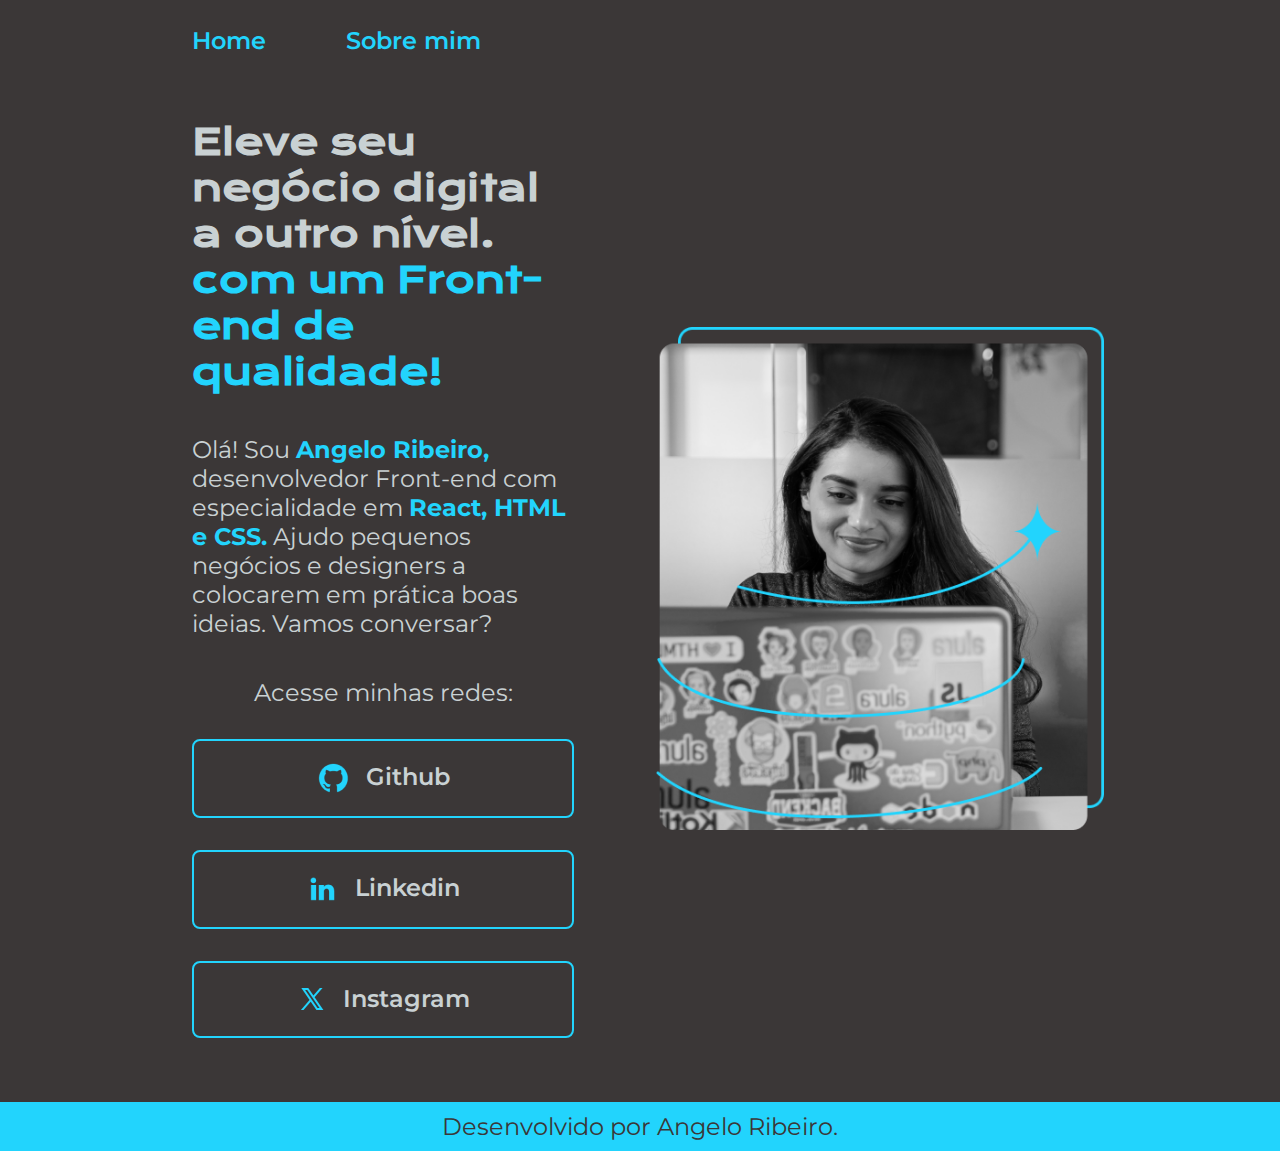
<file: index.html>
<!DOCTYPE html>
<html lang="pt-br">
<head>
    <meta charset="UTF-8">
    <meta name="viewport" content="width=device-width, initial-scale=1.0">
    <title>Jaé Marketing</title>
    <link rel="stylesheet" href="./Styles/styles.css">
</head>
<body>
    <header class="cabecalho">
        <nav class="cabecalho__menu"> 
            <a class="cabecalho__menu__link" href="index.html">Home</a>
            <a class="cabecalho__menu__link" href="about.html">Sobre mim</a>
        </nav>
    </header>
    <main class="apresentacao">
        <section class="apresentacao__conteudo">
            <h1 class="apresentacao__conteudo__titulo">Eleve seu negócio digital a outro nível. <strong class="titulo-destaque"> com um Front-end de qualidade!</strong></h1>
            <p class="apresentacao__conteudo__texto">Olá! Sou <strong class="nome"> Angelo Ribeiro, </strong> desenvolvedor Front-end com especialidade em <strong class="especialidade"> React, HTML e CSS.</strong> Ajudo pequenos negócios e designers a colocarem em prática boas ideias. Vamos conversar?</p>
        <div class="apresentacao__links">
            <h2 class="apresentacao__links__subtitulo">Acesse minhas redes:</h2>
            <a class="apresentacao__links__navegacao" href="https://github.com/AngeloNR">
                <img src="./Assets/github.png">    
                Github
            </a>
            <a class="apresentacao__links__navegacao" href="https://www.linkedin.com/in/angeloribeiro/">
                <img src="./Assets/linkedin.png">    
                Linkedin
            </a>
            <a class="apresentacao__links__navegacao" href="https://www.instagram.com/angeloiank/">
                <img src="./Assets/twitter-novo.png">    
                Instagram
            </a>
        </div>
    </section>
        <img class="apresentacao__imagem" src="./Assets/Imagem.png" alt="Joana Santos Programando">
    </main>
    <footer class="rodape">
        <p> Desenvolvido por Angelo Ribeiro. </p>
    </footer>
</body>
</html>
</file>
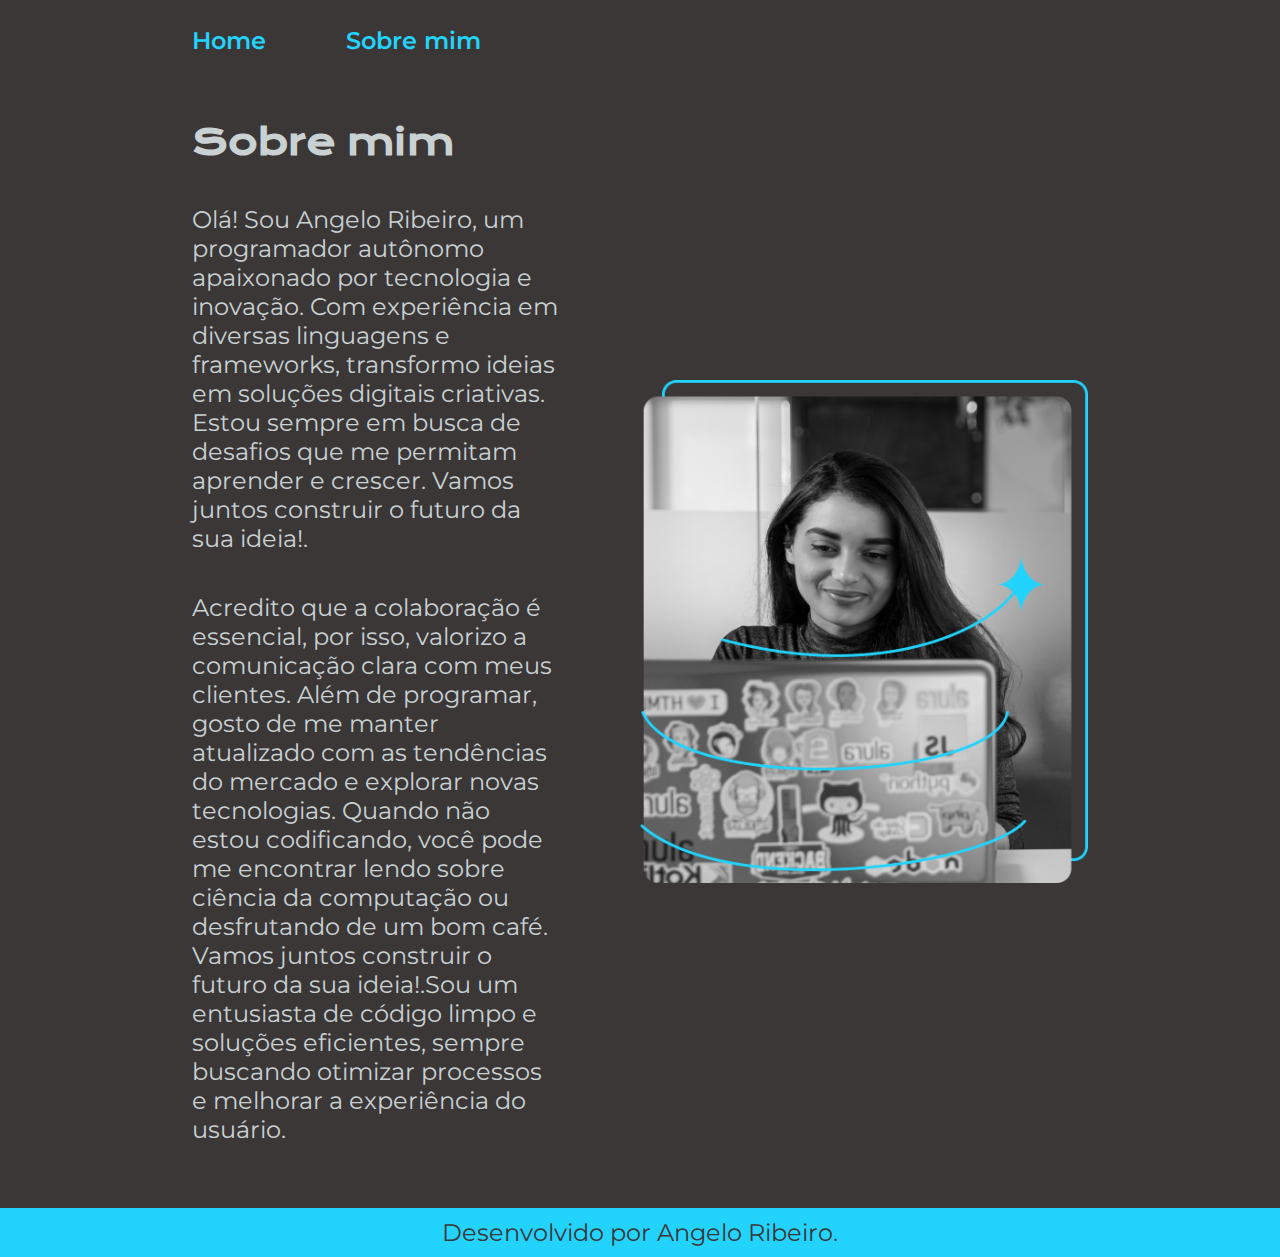
<file: about.html>
<!DOCTYPE html>
<html lang="pt-br">
<head>
    <meta charset="UTF-8">
    <meta name="viewport" content="width=device-width, initial-scale=1.0">
    <title>Sobre mim</title>
    <link rel="stylesheet" href="./Styles/styles.css">
</head>
<body>
    <header class="cabecalho">
        <nav class="cabecalho__menu"> 
            <a class="cabecalho__menu__link" href="index.html">Home</a>
            <a class="cabecalho__menu__link" href="about.html">Sobre mim</a>
        </nav>
    </header>

    <main class="apresentacao">
        <section class="apresentacao__conteudo">
            <h1 class="apresentacao__conteudo__titulo">Sobre mim</h1>
            <p class="apresentacao__conteudo__texto">Olá! Sou Angelo Ribeiro, um programador autônomo apaixonado por tecnologia e inovação. Com experiência em diversas linguagens e frameworks, transformo ideias em soluções digitais criativas. Estou sempre em busca de desafios que me permitam aprender e crescer. Vamos juntos construir o futuro da sua ideia!.</p>
            <p class="apresentacao__conteudo__texto">Acredito que a colaboração é essencial, por isso, valorizo a comunicação clara com meus clientes. Além de programar, gosto de me manter atualizado com as tendências do mercado e explorar novas tecnologias. Quando não estou codificando, você pode me encontrar lendo sobre ciência da computação ou desfrutando de um bom café. Vamos juntos construir o futuro da sua ideia!.Sou um entusiasta de código limpo e soluções eficientes, sempre buscando otimizar processos e melhorar a experiência do usuário.</p>
        </section>
        <img class="apresentacao__imagem" src="./Assets/Imagem.png" alt="Joana Santos Programando">
    </main>

    <footer class="rodape">
        <p> Desenvolvido por Angelo Ribeiro. </p>
    </footer>
</body>
</html>
</file>
<file: Styles/styles.css>
@import url('https://fonts.googleapis.com/css2?family=Krona+One&family=Montserrat:ital,wght@0,100..900;1,100..900&display=swap');

:root {
    --cor-primaria: #3b3737;
    --cor-secundaria: #c9d1d3;
    --cor-terciaria: #22d4fd;
    --cor-hover: #474843;

    --fonte-primaria: "Krona One", sans-serif;
    --fonte-secundaria: "Montserrat", sans-serif;
}

*{
    margin: 0;
    padding: 0;
}

body {
    box-sizing: border-box;
    background-color: var(--cor-primaria);
    color: var(--cor-secundaria);
}

.titulo-destaque {
    color: var(--cor-terciaria);
}

.especialidade {
    color: var(--cor-terciaria);
}

.nome {
    color: var(--cor-terciaria);
}

.cabecalho {
    padding: 2% 0% 0% 15%;
}

.cabecalho__menu {
    display: flex;
    gap: 80px;
}

.cabecalho__menu__link {
    color: var(--cor-terciaria);
    font-family: var(--fonte-secundaria);
    font-size: 1.5rem;
    font-weight: 600;
    text-decoration: none;
}

.apresentacao {
    padding: 5% 15%;
    display: flex;
    align-items: center;
    justify-content: space-between;
    gap: 82px;
}

.apresentacao__conteudo {
    width: 50%;
    display: flex;
    flex-direction: column;
    gap: 40px;
}

.apresentacao__conteudo__titulo {
    font-size: 2.25rem;
    font-family: var(--fonte-primaria);
}

.apresentacao__conteudo__texto {
    font-size: 1.5rem;
    font-family: var(--fonte-secundaria);

}
.apresentacao__links {
    display: flex;
    flex-direction: column;
    justify-content: space-between;    
    align-items: center;
    gap: 32px;
}

.apresentacao__links__subtitulo {
    font-family: var(--fonte-secundaria);
    font-weight: 400;
    font-size: 1.5rem;
}

.apresentacao__links__navegacao {
    display: flex; 
    justify-content: center;
    gap: 16px;
    width: 378px;
    text-align: center;
    border-radius: 8px;
    font-size: 1.5rem;
    padding: 21.5px 0;
    text-decoration: none;
    color: var(--cor-secundaria);
    font-family: var(--fonte-secundaria);
    font-weight: 600;
    border: 2px solid var(--cor-terciaria);
}

.apresentacao__links__navegacao:hover {
    background-color: var(--cor-hover);
}

.apresentacao__imagem {
    width: 50%;
}


@media (max-width: 1200px) {
    .apresentacao {
        flex-direction: column-reverse;
        padding: 5%;
    }

    .apresentacao__conteudo {
        width: auto;
    }
}

.rodape {
    color: var(--cor-primaria);
    background-color: var(--cor-terciaria);
    font-family: var(--fonte-secundaria);
    font-size: 1.5rem;
    font-weight: 400;
    padding: 10px;
    text-align: center;
}
</file>
